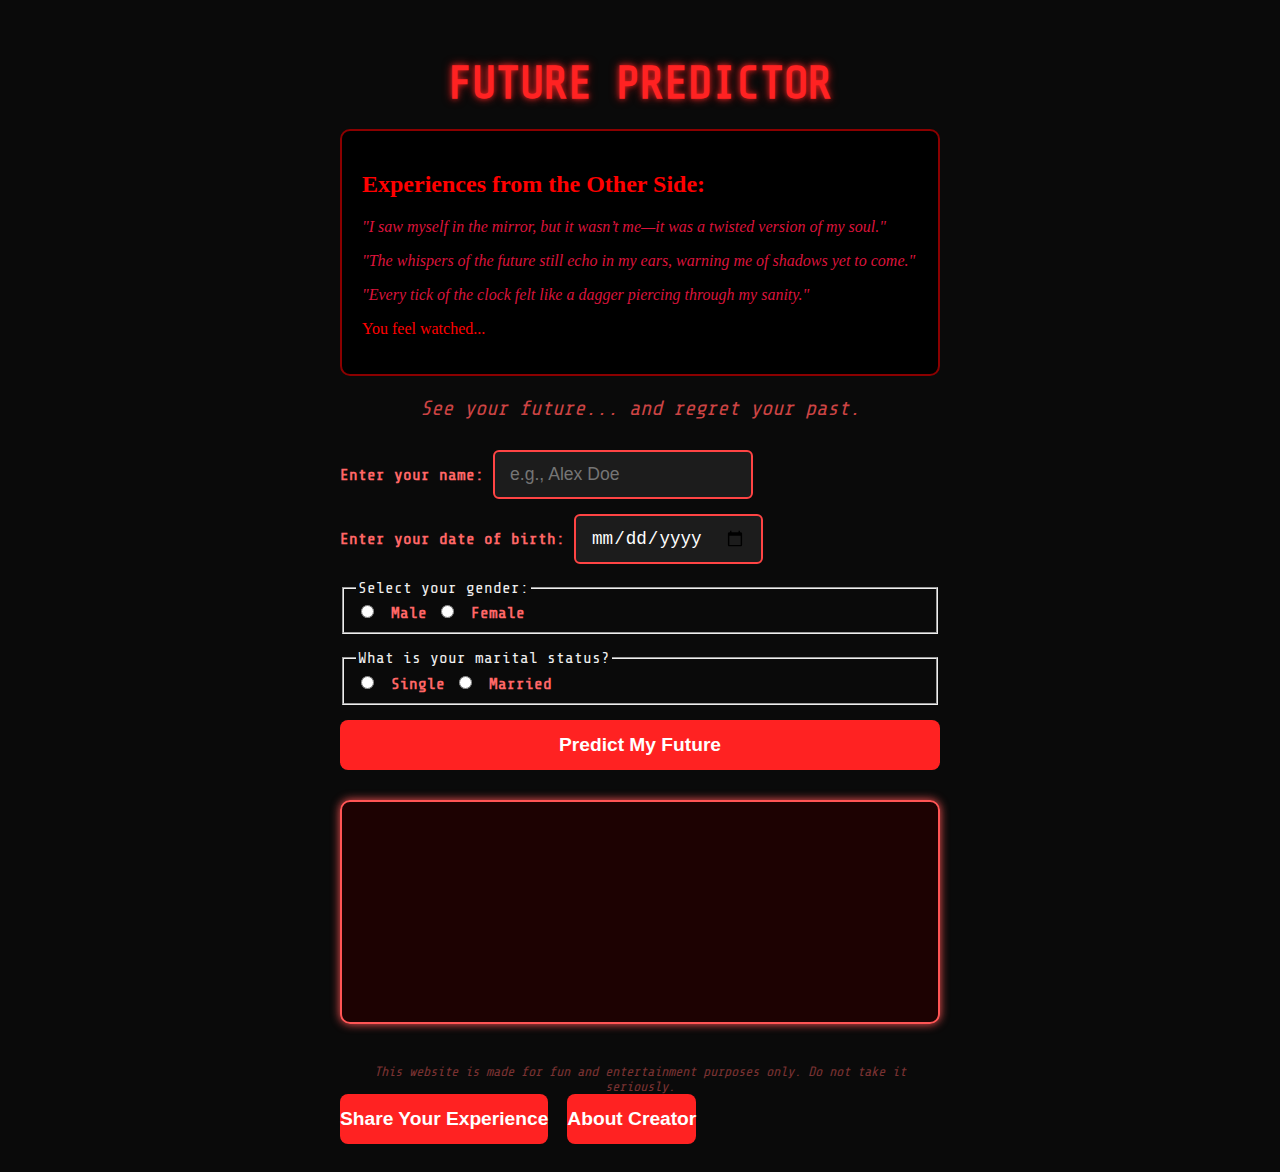
<file: index.html>
<!DOCTYPE html>
<html lang="en">
<head>
  <meta charset="UTF-8" />
  <meta name="viewport" content="width=device-width, initial-scale=1" />
  <title>Future Predictor</title>
  <link href="https://fonts.googleapis.com/css2?family=Share+Tech+Mono&display=swap" rel="stylesheet">
  <link rel="stylesheet" href="styles.css">
</head>
<body>
  <div id="glitch-background" aria-hidden="true"></div>

  <div class="container" role="main" aria-label="Future Predictor Container">    <h1 class="title">
      FUTURE PREDICTOR
    </h1>
    <section class="horror-section" aria-labelledby="horror-experiences-heading">
      <h2 id="horror-experiences-heading" class="horror-experience-title">Experiences from the Other Side:</h2>
      <p class="horror-experience">"I saw myself in the mirror, but it wasn’t me—it was a twisted version of my soul."</p>
      <p class="horror-experience">"The whispers of the future still echo in my ears, warning me of shadows yet to come."</p>
      <p class="horror-experience">"Every tick of the clock felt like a dagger piercing through my sanity."</p>
      <p class="glitch-hint" aria-hidden="true">You feel watched...</p>
    </section>
    <p class="tagline">See your future... and regret your past.</p>

    <div id="homepageHorror" aria-live="polite" role="region" aria-label="Horror slogans and eerie sentences on homepage">
      <div id="homepageSlogan"></div>
      <div id="homepageSentence"></div>
    </div>

    <form id="form" aria-label="Future prediction input form">
      <div>
        <label for="name">Enter your name:</label>
        <input type="text" id="name" placeholder="e.g., Alex Doe" aria-required="true" required />
      </div>
      <div>
        <label for="dob">Enter your date of birth:</label>
        <input type="date" id="dob" aria-required="true" required />
      </div>
        <fieldset class="gender-fieldset">
        <legend>Select your gender:</legend>
        <label><input type="radio" name="gender" value="male" required aria-checked="false" /> Male</label>
        <label><input type="radio" name="gender" value="female" aria-checked="false" /> Female</label>
      </fieldset>

      <fieldset class="marital-fieldset">
        <legend>What is your marital status?</legend>
        <label><input type="radio" name="maritalStatus" value="single" required aria-checked="false" /> Single</label>
        <label><input type="radio" name="maritalStatus" value="married" aria-checked="false" /> Married</label>
      </fieldset>
      
      <button type="submit" aria-label="Start future prediction">Predict My Future</button>
    </form>
    
    <div id="output" aria-live="polite" role="region" aria-label="Future prediction output"></div>
    <div id="disclaimer">This website is made for fun and entertainment purposes only. Do not take it seriously.</div>    <button onclick="location.href='shareexperi.html'" class="share-button">Share Your Experience</button>
    <button onclick="location.href='about.html'" class="share-button" style="margin-left: 10px;">About Creator</button>
  </div>

  <script src="script.js" defer></script>
</body>
</html>
</file>
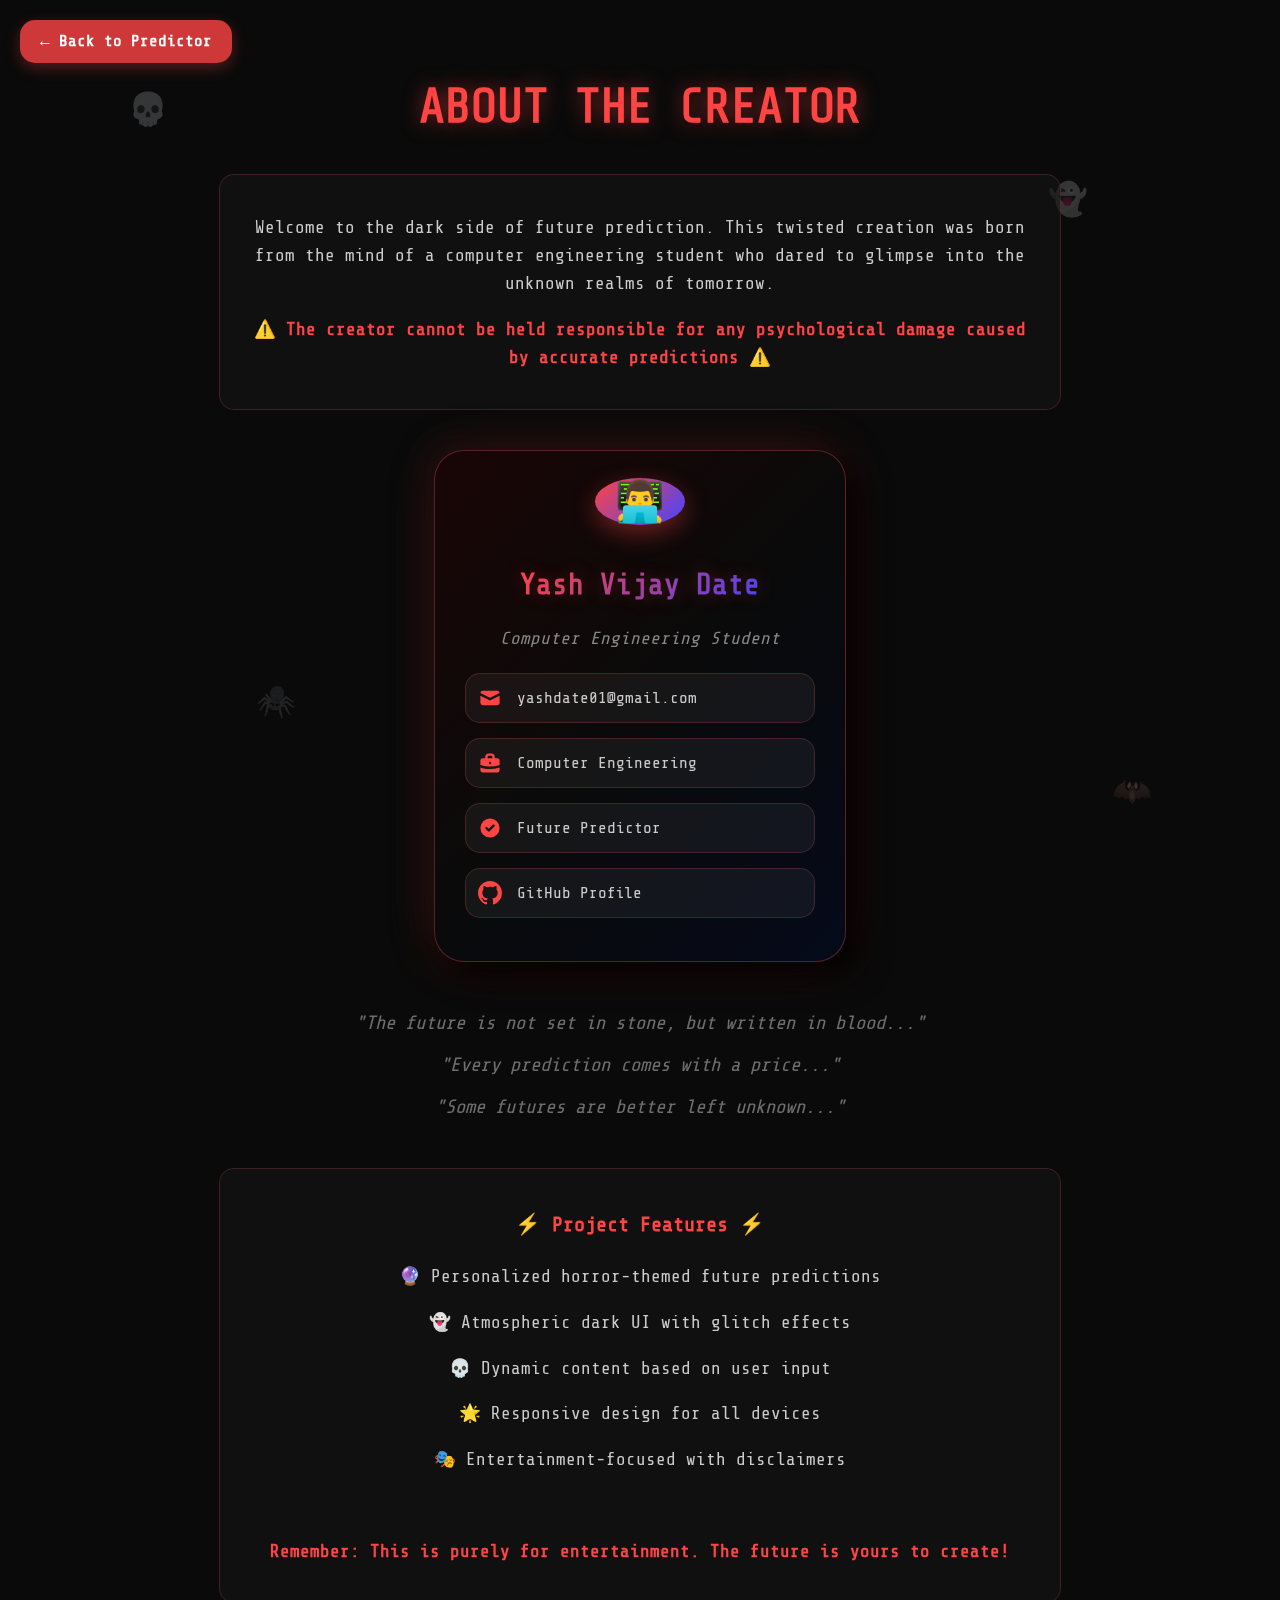
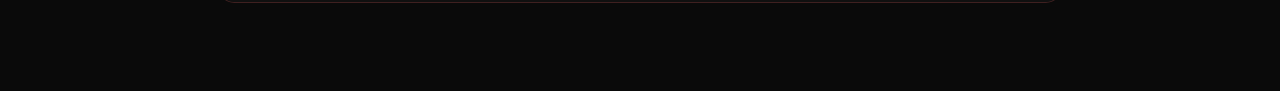
<file: about.html>
<!DOCTYPE html>
<html lang="en">
<head>
    <meta charset="UTF-8">
    <meta name="viewport" content="width=device-width, initial-scale=1.0">
    <title>About - Future Predictor</title>
    <link href="https://fonts.googleapis.com/css2?family=Share+Tech+Mono&display=swap" rel="stylesheet">
    <link rel="stylesheet" href="styles.css">
    <style>
        .about-container {
            max-width: 1200px;
            margin: 0 auto;
            padding: 20px;
            position: relative;
        }

        .about-title {
            font-size: 3rem;
            text-align: center;
            margin-bottom: 40px;
            color: #ff4444;
            text-shadow: 0 0 20px rgba(255, 68, 68, 0.5);
            animation: flicker 2s infinite alternate;
        }

        @keyframes flicker {
            0% { opacity: 0.8; }
            50% { opacity: 1; }
            100% { opacity: 0.9; }
        }

        .creator-card {
            width: 350px;
            height: 450px;
            border-radius: 30px;
            background: linear-gradient(135deg, #1a0505 0%, #0a0a0a 50%, #050a1a 100%);
            box-shadow: 15px 15px 30px rgba(0, 0, 0, 0.8), 
                       -15px -15px 30px rgba(60, 60, 60, 0.1),
                       0 0 50px rgba(255, 34, 34, 0.2);
            padding: 30px;
            display: flex;
            flex-direction: column;
            justify-content: center;
            align-items: center;
            margin: 20px auto;
            color: white;
            position: relative;
            overflow: hidden;
            transition: all 0.3s ease;
            border: 1px solid rgba(255, 100, 100, 0.3);
        }

        .creator-card:hover {
            transform: translateY(-10px);
            box-shadow: 20px 20px 40px rgba(0, 0, 0, 0.9), 
                       -20px -20px 40px rgba(70, 70, 70, 0.2),
                       0 0 80px rgba(255, 34, 34, 0.4);
        }

        .creator-card::before {
            content: '';
            position: absolute;
            top: -2px;
            left: -2px;
            right: -2px;
            bottom: -2px;
            background: linear-gradient(45deg, #ff4444, #4444ff, #ff4444);
            border-radius: 32px;
            z-index: -1;
            animation: borderGlow 3s ease-in-out infinite alternate;
        }

        @keyframes borderGlow {
            0% { opacity: 0.3; }
            100% { opacity: 0.8; }
        }

        .avatar {
            width: 90px;
            height: 90px;
            border-radius: 50%;
            background: linear-gradient(135deg, #ff4444, #4444ff);
            display: flex;
            align-items: center;
            justify-content: center;
            font-size: 2.5rem;
            margin-bottom: 20px;
            box-shadow: 0 8px 25px rgba(255, 68, 68, 0.4);
            animation: pulse 2s infinite;
        }

        @keyframes pulse {
            0% { transform: scale(1); }
            50% { transform: scale(1.05); }
            100% { transform: scale(1); }
        }

        .creator-name {
            font-size: 1.8rem;
            font-weight: bold;
            margin-bottom: 10px;
            text-align: center;
            background: linear-gradient(135deg, #ff4444, #4444ff);
            -webkit-background-clip: text;
            -webkit-text-fill-color: transparent;
            background-clip: text;
            text-shadow: 0 0 20px rgba(255, 68, 68, 0.3);
        }

        .creator-role {
            font-size: 1.1rem;
            color: #888;
            margin-bottom: 25px;
            text-align: center;
            font-style: italic;
        }

        .contact-info {
            width: 100%;
        }

        .contact-item {
            display: flex;
            align-items: center;
            gap: 15px;
            margin-bottom: 15px;
            padding: 12px;
            border-radius: 15px;
            background: rgba(255, 255, 255, 0.05);
            transition: all 0.3s ease;
            border: 1px solid rgba(255, 100, 100, 0.2);
        }

        .contact-item:hover {
            background: rgba(255, 68, 68, 0.1);
            transform: translateX(10px);
            box-shadow: 0 5px 15px rgba(255, 68, 68, 0.3);
        }

        .contact-icon {
            width: 24px;
            height: 24px;
            color: #ff4444;
            flex-shrink: 0;
        }

        .contact-link {
            color: #ccc;
            text-decoration: none;
            transition: color 0.3s ease;
        }

        .contact-link:hover {
            color: #ff4444;
            text-shadow: 0 0 10px rgba(255, 68, 68, 0.5);
        }

        .floating-elements {
            position: fixed;
            width: 100%;
            height: 100%;
            top: 0;
            left: 0;
            pointer-events: none;
            z-index: -1;
        }

        .floating-skull {
            position: absolute;
            font-size: 2rem;
            color: rgba(255, 68, 68, 0.2);
            animation: float 6s ease-in-out infinite;
        }

        .floating-skull:nth-child(1) { top: 10%; left: 10%; animation-delay: 0s; }
        .floating-skull:nth-child(2) { top: 20%; right: 15%; animation-delay: 1s; }
        .floating-skull:nth-child(3) { bottom: 20%; left: 20%; animation-delay: 2s; }
        .floating-skull:nth-child(4) { bottom: 10%; right: 10%; animation-delay: 3s; }

        @keyframes float {
            0%, 100% { transform: translateY(0px) rotate(0deg); }
            50% { transform: translateY(-20px) rotate(10deg); }
        }

        .horror-quotes {
            margin: 50px 0;
            text-align: center;
        }

        .horror-quote {
            font-size: 1.2rem;
            color: #888;
            margin: 20px 0;
            font-style: italic;
            opacity: 0.8;
            animation: fadeInOut 4s ease-in-out infinite;
        }

        .horror-quote:nth-child(2) { animation-delay: 1s; }
        .horror-quote:nth-child(3) { animation-delay: 2s; }

        @keyframes fadeInOut {
            0%, 100% { opacity: 0.3; }
            50% { opacity: 0.8; }
        }

        .back-button {
            position: fixed;
            top: 20px;
            left: 20px;
            background: rgba(255, 68, 68, 0.8);
            color: white;
            border: none;
            padding: 12px 20px;
            border-radius: 15px;
            font-family: 'Share Tech Mono', monospace;
            font-size: 1rem;
            cursor: pointer;
            transition: all 0.3s ease;
            box-shadow: 0 5px 15px rgba(255, 68, 68, 0.3);
        }

        .back-button:hover {
            background: rgba(255, 68, 68, 1);
            transform: translateY(-2px);
            box-shadow: 0 8px 25px rgba(255, 68, 68, 0.5);
        }

        .glitch-text {
            animation: glitch 2s infinite;
        }

        @keyframes glitch {
            0% { transform: translate(0); }
            20% { transform: translate(-2px, 2px); }
            40% { transform: translate(-2px, -2px); }
            60% { transform: translate(2px, 2px); }
            80% { transform: translate(2px, -2px); }
            100% { transform: translate(0); }
        }

        .about-description {
            max-width: 800px;
            margin: 40px auto;
            text-align: center;
            color: #ccc;
            font-size: 1.1rem;
            line-height: 1.6;
            padding: 20px;
            background: rgba(20, 20, 20, 0.6);
            border-radius: 15px;
            border: 1px solid rgba(255, 100, 100, 0.2);
        }

        .warning-text {
            color: #ff4444;
            font-weight: bold;
            animation: blink 1.5s infinite;
        }

        @keyframes blink {
            0%, 50% { opacity: 1; }
            51%, 100% { opacity: 0.3; }
        }
    </style>
</head>
<body>
    <div class="floating-elements">
        <div class="floating-skull">💀</div>
        <div class="floating-skull">👻</div>
        <div class="floating-skull">🕷️</div>
        <div class="floating-skull">🦇</div>
    </div>

    <button class="back-button" onclick="location.href='index.html'">← Back to Predictor</button>

    <div class="about-container">
        <h1 class="about-title glitch-text">ABOUT THE CREATOR</h1>
        
        <div class="about-description">
            <p>Welcome to the dark side of future prediction. This twisted creation was born from the mind of a computer engineering student who dared to glimpse into the unknown realms of tomorrow.</p>
            <p class="warning-text">⚠️ The creator cannot be held responsible for any psychological damage caused by accurate predictions ⚠️</p>
        </div>

        <div class="creator-card">
            <!-- Avatar -->
            <div class="avatar">👨‍💻</div>
            
            <!-- Name -->
            <h2 class="creator-name">Yash Vijay Date</h2>
            
            <!-- Role -->
            <p class="creator-role">Computer Engineering Student</p>
            
            <!-- Contact Info Container -->
            <div class="contact-info">
                <!-- Email -->
                <div class="contact-item">
                    <svg class="contact-icon" fill="currentColor" viewBox="0 0 20 20">
                        <path d="M2.003 5.884L10 9.882l7.997-3.998A2 2 0 0016 4H4a2 2 0 00-1.997 1.884z"></path>
                        <path d="M18 8.118l-8 4-8-4V14a2 2 0 002 2h12a2 2 0 002-2V8.118z"></path>
                    </svg>
                    <a href="mailto:yashdate01@gmail.com" class="contact-link">yashdate01@gmail.com</a>
                </div>
                
                <!-- Branch -->
                <div class="contact-item">
                    <svg class="contact-icon" fill="currentColor" viewBox="0 0 20 20">
                        <path fill-rule="evenodd" d="M6 6V5a3 3 0 013-3h2a3 3 0 013 3v1h2a2 2 0 012 2v3.57A22.952 22.952 0 0110 13a22.95 22.95 0 01-8-1.43V8a2 2 0 012-2h2zm2-1a1 1 0 011-1h2a1 1 0 011 1v1H8V5zm1 5a1 1 0 011-1h.01a1 1 0 110 2H10a1 1 0 01-1-1z" clip-rule="evenodd"></path>
                        <path d="M2 13.692V16a2 2 0 002 2h12a2 2 0 002-2v-2.308A24.974 24.974 0 0110 15c-2.796 0-5.487-.46-8-1.308z"></path>
                    </svg>
                    <span class="contact-link">Computer Engineering</span>
                </div>
                
                <!-- Portfolio -->
                <div class="contact-item">
                    <svg class="contact-icon" fill="currentColor" viewBox="0 0 20 20">
                        <path fill-rule="evenodd" d="M10 18a8 8 0 100-16 8 8 0 000 16zm3.707-9.293a1 1 0 00-1.414-1.414L9 10.586 7.707 9.293a1 1 0 00-1.414 1.414l2 2a1 1 0 001.414 0l4-4z" clip-rule="evenodd"></path>
                    </svg>
                    <span class="contact-link">Future Predictor</span>
                </div>

                <!-- GitHub -->
                <div class="contact-item">
                    <svg class="contact-icon" fill="currentColor" viewBox="0 0 20 20">
                        <path fill-rule="evenodd" d="M10 0C4.477 0 0 4.484 0 10.017c0 4.425 2.865 8.18 6.839 9.504.5.092.682-.217.682-.483 0-.237-.008-.868-.013-1.703-2.782.605-3.369-1.343-3.369-1.343-.454-1.158-1.11-1.466-1.11-1.466-.908-.62.069-.608.069-.608 1.003.07 1.531 1.032 1.531 1.032.892 1.53 2.341 1.088 2.91.832.092-.647.35-1.088.636-1.338-2.22-.253-4.555-1.113-4.555-4.951 0-1.093.39-1.988 1.029-2.688-.103-.253-.446-1.272.098-2.65 0 0 .84-.27 2.75 1.026A9.564 9.564 0 0110 4.844c.85.004 1.705.115 2.504.337 1.909-1.296 2.747-1.027 2.747-1.027.546 1.379.203 2.398.1 2.651.64.7 1.028 1.595 1.028 2.688 0 3.848-2.339 4.695-4.566 4.942.359.31.678.921.678 1.856 0 1.338-.012 2.419-.012 2.747 0 .268.18.58.688.482A10.019 10.019 0 0020 10.017C20 4.484 15.522 0 10 0z" clip-rule="evenodd"></path>
                    </svg>
                    <a href="https://github.com/YashDate31" class="contact-link" target="_blank">GitHub Profile</a>
                </div>
            </div>
        </div>

        <div class="horror-quotes">
            <div class="horror-quote">"The future is not set in stone, but written in blood..."</div>
            <div class="horror-quote">"Every prediction comes with a price..."</div>
            <div class="horror-quote">"Some futures are better left unknown..."</div>
        </div>

        <div class="about-description">
            <h3 style="color: #ff4444; margin-bottom: 20px;">⚡ Project Features ⚡</h3>
            <p>🔮 Personalized horror-themed future predictions</p>
            <p>👻 Atmospheric dark UI with glitch effects</p>
            <p>💀 Dynamic content based on user input</p>
            <p>🌟 Responsive design for all devices</p>
            <p>🎭 Entertainment-focused with disclaimers</p>
            <br>
            <p class="warning-text">Remember: This is purely for entertainment. The future is yours to create!</p>
        </div>
    </div>

    <script>
        // Add some interactive horror effects
        document.addEventListener('DOMContentLoaded', function() {
            // Random glitch effect on title
            const title = document.querySelector('.about-title');
            setInterval(() => {
                if (Math.random() < 0.1) {
                    title.style.textShadow = '2px 2px #ff4444, -2px -2px #4444ff';
                    setTimeout(() => {
                        title.style.textShadow = '0 0 20px rgba(255, 68, 68, 0.5)';
                    }, 100);
                }
            }, 2000);

            // Floating elements movement
            const floatingElements = document.querySelectorAll('.floating-skull');
            floatingElements.forEach((element, index) => {
                setInterval(() => {
                    const x = Math.random() * 20 - 10;
                    const y = Math.random() * 20 - 10;
                    element.style.transform = `translate(${x}px, ${y}px)`;
                }, 3000 + index * 500);
            });

            // Spooky cursor trail effect
            document.addEventListener('mousemove', function(e) {
                if (Math.random() < 0.05) {
                    const trail = document.createElement('div');
                    trail.innerHTML = '💀';
                    trail.style.position = 'fixed';
                    trail.style.left = e.clientX + 'px';
                    trail.style.top = e.clientY + 'px';
                    trail.style.pointerEvents = 'none';
                    trail.style.fontSize = '12px';
                    trail.style.color = 'rgba(255, 68, 68, 0.5)';
                    trail.style.zIndex = '1000';
                    trail.style.animation = 'fadeOut 1s ease-out forwards';
                    document.body.appendChild(trail);
                    
                    setTimeout(() => {
                        trail.remove();
                    }, 1000);
                }
            });
        });

        // Add fadeOut animation
        const style = document.createElement('style');
        style.textContent = `
            @keyframes fadeOut {
                0% { opacity: 1; transform: scale(1); }
                100% { opacity: 0; transform: scale(0.5) translateY(-20px); }
            }
        `;
        document.head.appendChild(style);
    </script>
</body>
</html>
</file>
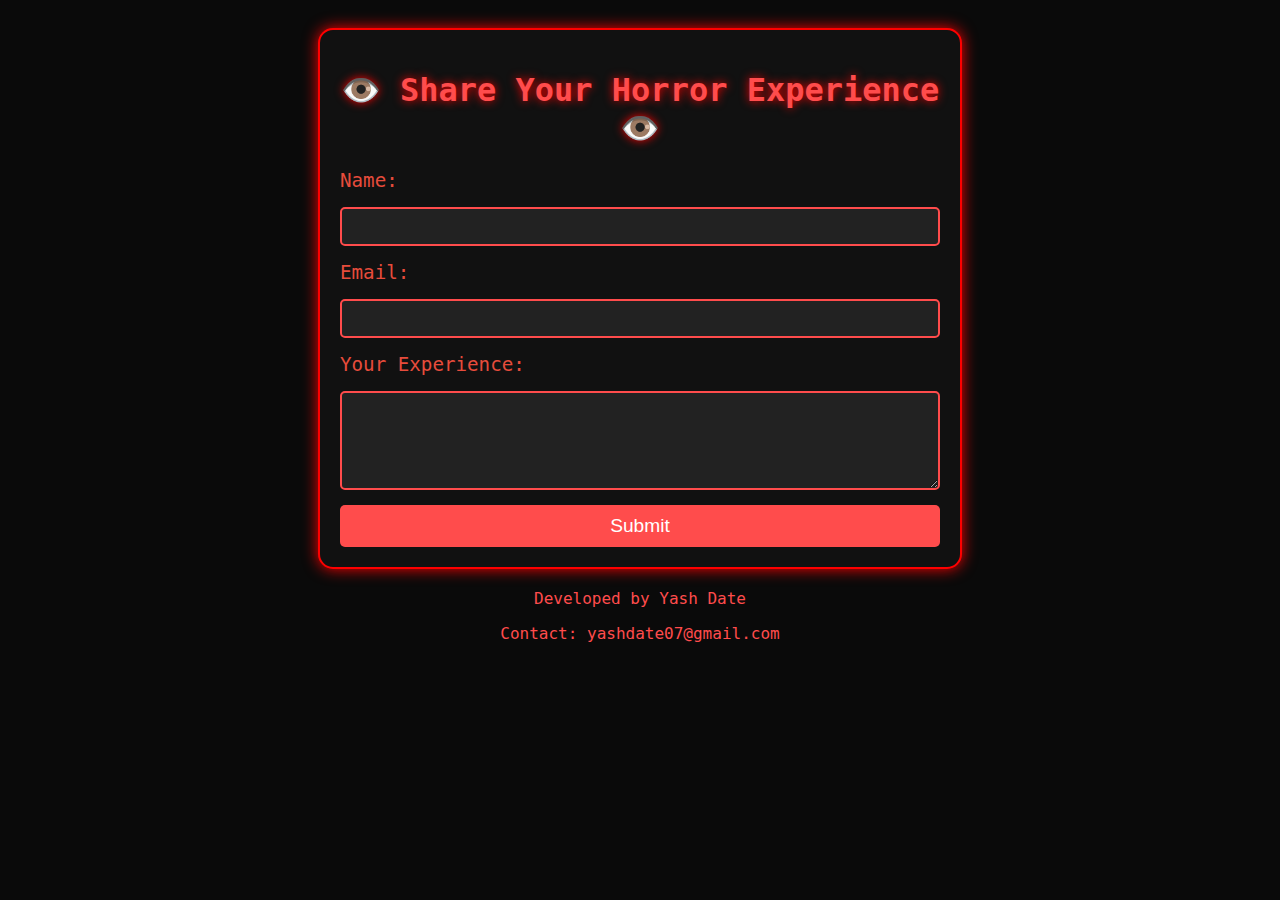
<file: shareexperi.html>
<!DOCTYPE html>
<html lang="en">
<head>
    <meta charset="UTF-8">
    <meta name="viewport" content="width=device-width, initial-scale=1.0">
    <title>Share Your Horror Experience</title>
</head>
<body style="background-color: #0a0a0a; color: #e74c3c; font-family: 'Share Tech Mono', monospace; padding: 20px;">
    <div style="max-width: 600px; margin: 0 auto; border: 2px solid #ff0000; border-radius: 15px; padding: 20px; background-color: #111; box-shadow: 0 0 15px #ff0000;">
        <h1 style="text-align: center; color: #ff4c4c; text-shadow: 0 0 10px #ff0000;">👁️ Share Your Horror Experience 👁️</h1>
        <form action="mailto:yashdate07@gmail.com" method="post" enctype="text/plain" style="display: flex; flex-direction: column; gap: 15px;">
            <label for="name" style="font-size: 1.2rem;">Name:</label>
            <input type="text" id="name" name="name" required style="padding: 10px; border: 2px solid #ff4c4c; border-radius: 5px; background-color: #222; color: #e74c3c;">

            <label for="email" style="font-size: 1.2rem;">Email:</label>
            <input type="email" id="email" name="email" required style="padding: 10px; border: 2px solid #ff4c4c; border-radius: 5px; background-color: #222; color: #e74c3c;">

            <label for="experience" style="font-size: 1.2rem;">Your Experience:</label>
            <textarea id="experience" name="experience" rows="5" required style="padding: 10px; border: 2px solid #ff4c4c; border-radius: 5px; background-color: #222; color: #e74c3c;"></textarea>

            <button type="submit" style="padding: 10px; border: none; border-radius: 5px; background-color: #ff4c4c; color: #fff; font-size: 1.2rem; cursor: pointer;">Submit</button>
        </form>
    </div>
    <footer style="text-align: center; margin-top: 20px; color: #ff4c4c; font-size: 1rem;">
        <p>Developed by Yash Date</p>
        <p>Contact: <a href="mailto:yashdate07@gmail.com" style="color: #ff4c4c; text-decoration: none;">yashdate07@gmail.com</a></p>
    </footer>
</body>
</html>
</file>
<file: styles.css>
body {
  background: #0a0a0a;
  color: #f0f0f0;
  font-family: 'Share Tech Mono', monospace;
  padding: 20px;
  min-height: 100vh;
  display: block;
  overflow-x: hidden;
}

.container {
  max-width: 600px;
  width: 100%;
  margin: 0 auto;
}

h1.title {
  font-size: 2.8rem;
  text-align: center;
  margin-bottom: 10px;
  color: #ff2222;
  text-shadow: 0 0 5px #ff2222aa, 0 0 10px #ff2222bb;
  user-select: none;
  position: relative;
  animation: glitch 2s infinite;
}

@keyframes glitch {
  0% {
    text-shadow: 2px 0 red, -2px 0 blue;
  }
  20% {
    text-shadow: -2px -2px red, 2px 2px blue;
  }
  40% {
    text-shadow: 2px 2px red, -2px -2px blue;
  }
  60% {
    text-shadow: -1px 0 red, 1px 0 blue;
  }
  80% {
    text-shadow: 2px -2px red, -2px 2px blue;
  }
  100% {
    text-shadow: 0 0 5px #ff2222aa, 0 0 10px #ff2222bb;
  }
}

.tagline {
  text-align: center;
  font-size: 1.3rem;
  margin-bottom: 30px;
  color: #cc4444;
  font-style: italic;
  user-select: none;
  animation: flicker 3s infinite alternate;
}

@keyframes flicker {
  0% { opacity: 1; }
  100% { opacity: 0.7; }
}

#homepageHorror {
  margin-bottom: 25px;
  text-align: center;
  user-select: none;
  color: #ff6666;
  font-style: italic;
  font-weight: 700;
}

#homepageHorror #homepageSentence {
  margin-top: 8px;
  font-size: 1.1rem;
}

form {
  display: flex;
  flex-direction: column;
  gap: 15px;
  margin-bottom: 30px;
}

input[type="text"],
input[type="date"] {
  padding: 12px 15px;
  border-radius: 6px;
  border: 2px solid #ff4444;
  background: #1c1c1c;
  color: #fff;
  font-size: 1.1rem;
  transition: border-color 0.3s ease;
}

input[type="text"]:focus,
input[type="date"]:focus {
  border-color: #ff7777;
  outline: none;
}

label {
  color: #ff6666;
  font-weight: 600;
  user-select: none;
}

input[type="radio"] {
  margin-right: 8px;
  accent-color: #ff4444;
  cursor: pointer;
}

button {
  padding: 14px 0;
  border-radius: 8px;
  border: none;
  background: #ff2222;
  color: #fff;
  font-size: 1.2rem;
  font-weight: 700;
  cursor: pointer;
  transition: background 0.3s ease;
  user-select: none;
}

button:hover {
  background: #ff5555;
}

#output {
  background: #220000cc;
  padding: 25px 20px;
  border-radius: 10px;
  min-height: 170px;
  font-size: 1.1rem;
  line-height: 1.5;
  white-space: pre-line;
  color: #ffdddd;
  user-select: text;
  border: 2px solid #ff5555;
  box-shadow: 0 0 10px #ff5555;
  animation: glitchBox 3s infinite alternate;
}

@keyframes glitchBox {
  0% {
    transform: skew(-1deg);
    opacity: 0.98;
  }
  50% {
    transform: skew(1deg);
    opacity: 1;
  }
  100% {
    transform: skew(-1deg);
    opacity: 0.97;
  }
}

#output em {
  color: #ffaaaa;
  font-weight: 700;
}

#output strong {
  color: #ff5555;
}

#disclaimer {
  margin-top: 40px;
  font-size: 0.85rem;
  font-style: italic;
  color: #aa4444;
  text-align: center;
  user-select: none;
  max-width: 600px;
  margin-left: auto;
  margin-right: auto;
  opacity: 0.7;
}

.horror-section {
  background-color: black;
  color: red;
  font-family: 'Creepster', cursive;
  padding: 20px;
  border: 2px solid darkred;
  border-radius: 10px;
  margin: 20px 0;
}

.horror-section ul {
  list-style-type: none;
  padding: 0;
}

.horror-section li {
  margin: 10px 0;
  text-shadow: 2px 2px 5px darkred;
}

.horror-experience {
  font-style: italic;
  color: crimson;
  margin-top: 10px;
  text-shadow: 1px 1px 3px black;
}
</file>
